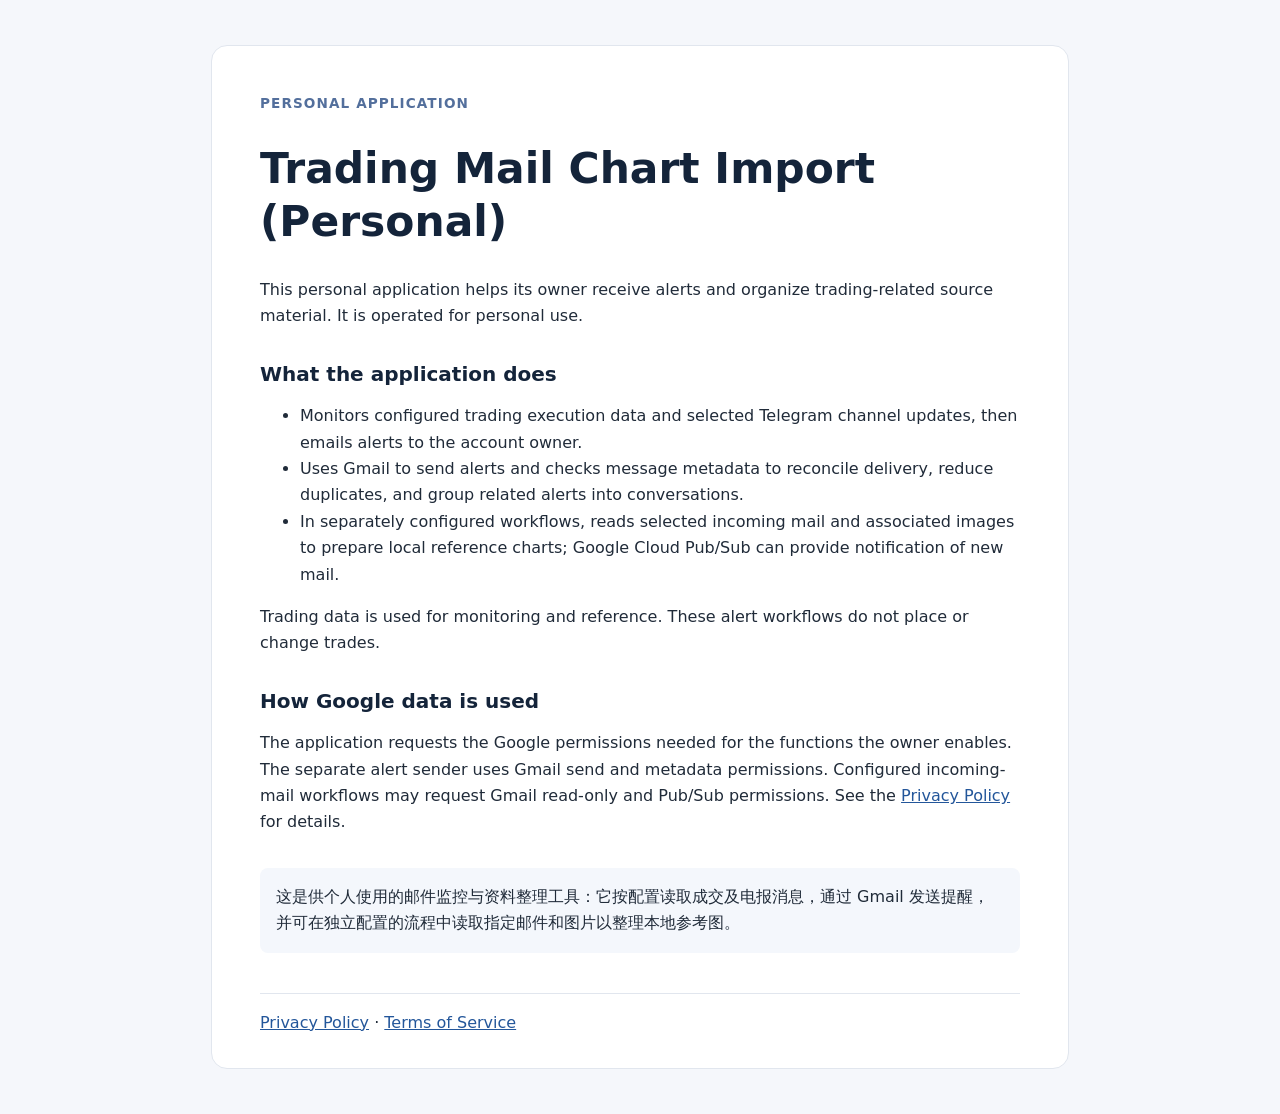
<file: index.html>
<!doctype html>
<html lang="en">
<head>
  <meta charset="utf-8">
  <meta name="viewport" content="width=device-width, initial-scale=1">
  <title>Trading Mail Chart Import (Personal)</title>
  <link rel="stylesheet" href="style.css">
</head>
<body>
  <main>
    <p class="label">Personal application</p>
    <h1>Trading Mail Chart Import (Personal)</h1>
    <p>This personal application helps its owner receive alerts and organize trading-related source material. It is operated for personal use.</p>
    <h2>What the application does</h2>
    <ul>
      <li>Monitors configured trading execution data and selected Telegram channel updates, then emails alerts to the account owner.</li>
      <li>Uses Gmail to send alerts and checks message metadata to reconcile delivery, reduce duplicates, and group related alerts into conversations.</li>
      <li>In separately configured workflows, reads selected incoming mail and associated images to prepare local reference charts; Google Cloud Pub/Sub can provide notification of new mail.</li>
    </ul>
    <p>Trading data is used for monitoring and reference. These alert workflows do not place or change trades.</p>
    <h2>How Google data is used</h2>
    <p>The application requests the Google permissions needed for the functions the owner enables. The separate alert sender uses Gmail send and metadata permissions. Configured incoming-mail workflows may request Gmail read-only and Pub/Sub permissions. See the <a href="privacy.html">Privacy Policy</a> for details.</p>
    <p class="zh" lang="zh-CN">这是供个人使用的邮件监控与资料整理工具：它按配置读取成交及电报消息，通过 Gmail 发送提醒，并可在独立配置的流程中读取指定邮件和图片以整理本地参考图。</p>
    <footer><a href="privacy.html">Privacy Policy</a> · <a href="terms.html">Terms of Service</a></footer>
  </main>
</body>
</html>
</file>
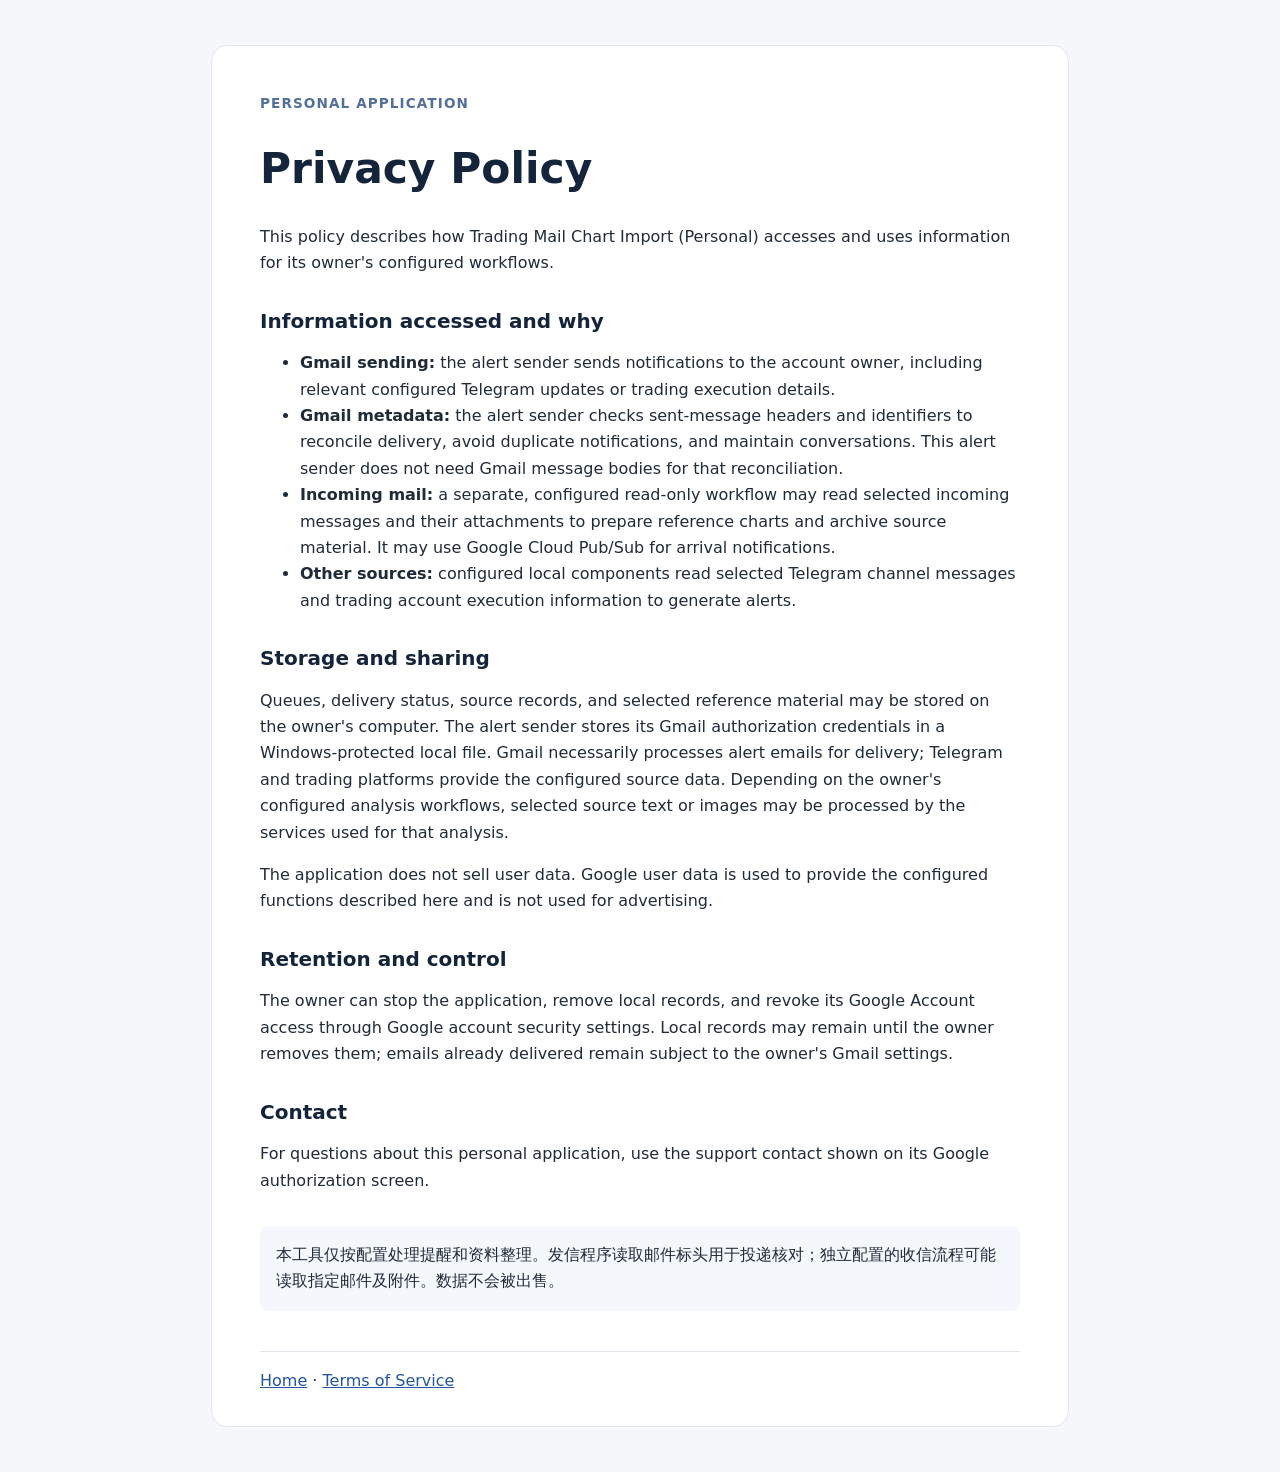
<file: privacy.html>
<!doctype html>
<html lang="en">
<head>
  <meta charset="utf-8">
  <meta name="viewport" content="width=device-width, initial-scale=1">
  <title>Privacy Policy · Trading Mail Chart Import (Personal)</title>
  <link rel="stylesheet" href="style.css">
</head>
<body>
  <main>
    <p class="label">Personal application</p>
    <h1>Privacy Policy</h1>
    <p>This policy describes how Trading Mail Chart Import (Personal) accesses and uses information for its owner's configured workflows.</p>
    <h2>Information accessed and why</h2>
    <ul>
      <li><strong>Gmail sending:</strong> the alert sender sends notifications to the account owner, including relevant configured Telegram updates or trading execution details.</li>
      <li><strong>Gmail metadata:</strong> the alert sender checks sent-message headers and identifiers to reconcile delivery, avoid duplicate notifications, and maintain conversations. This alert sender does not need Gmail message bodies for that reconciliation.</li>
      <li><strong>Incoming mail:</strong> a separate, configured read-only workflow may read selected incoming messages and their attachments to prepare reference charts and archive source material. It may use Google Cloud Pub/Sub for arrival notifications.</li>
      <li><strong>Other sources:</strong> configured local components read selected Telegram channel messages and trading account execution information to generate alerts.</li>
    </ul>
    <h2>Storage and sharing</h2>
    <p>Queues, delivery status, source records, and selected reference material may be stored on the owner's computer. The alert sender stores its Gmail authorization credentials in a Windows-protected local file. Gmail necessarily processes alert emails for delivery; Telegram and trading platforms provide the configured source data. Depending on the owner's configured analysis workflows, selected source text or images may be processed by the services used for that analysis.</p>
    <p>The application does not sell user data. Google user data is used to provide the configured functions described here and is not used for advertising.</p>
    <h2>Retention and control</h2>
    <p>The owner can stop the application, remove local records, and revoke its Google Account access through Google account security settings. Local records may remain until the owner removes them; emails already delivered remain subject to the owner's Gmail settings.</p>
    <h2>Contact</h2>
    <p>For questions about this personal application, use the support contact shown on its Google authorization screen.</p>
    <p class="zh" lang="zh-CN">本工具仅按配置处理提醒和资料整理。发信程序读取邮件标头用于投递核对；独立配置的收信流程可能读取指定邮件及附件。数据不会被出售。</p>
    <footer><a href="index.html">Home</a> · <a href="terms.html">Terms of Service</a></footer>
  </main>
</body>
</html>
</file>
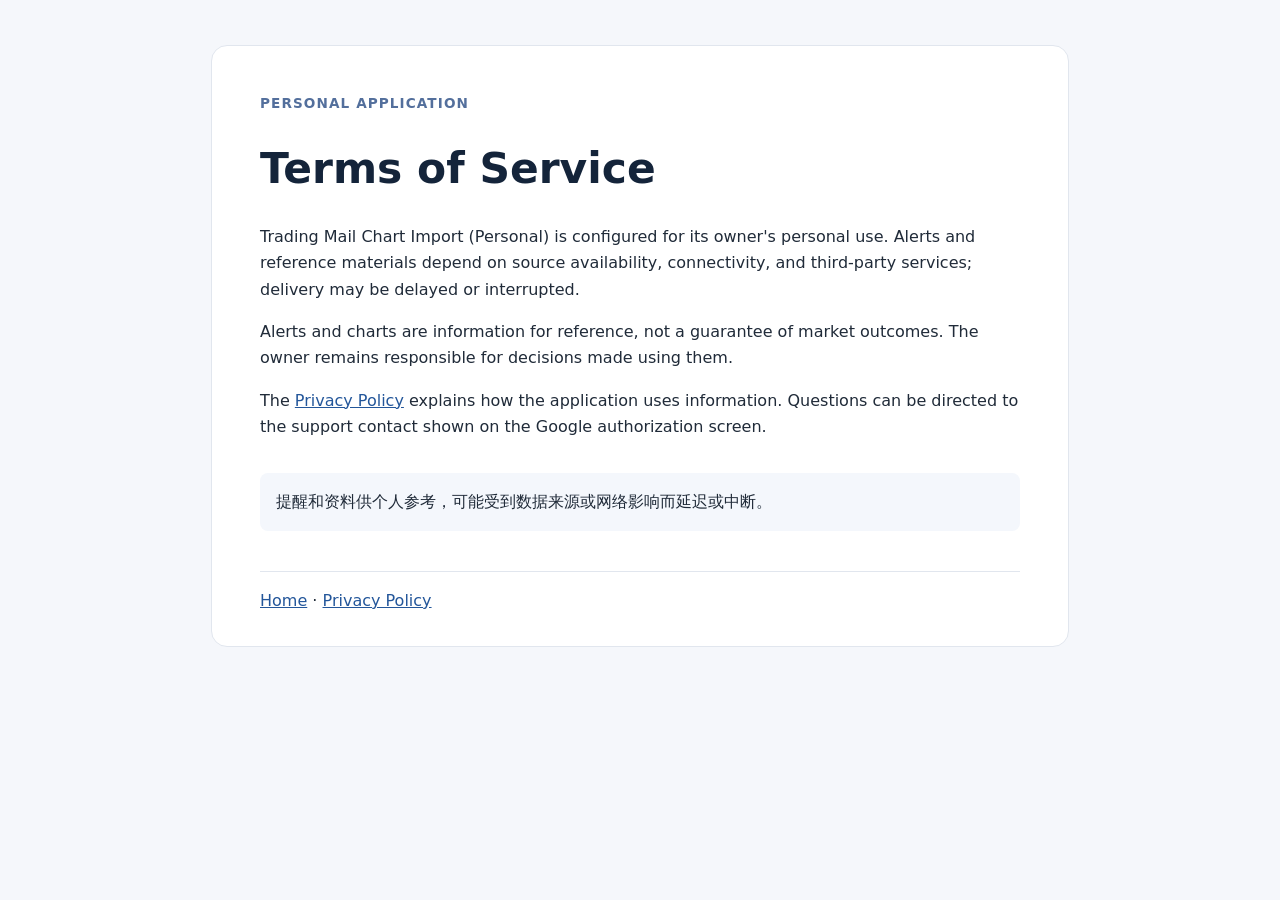
<file: terms.html>
<!doctype html>
<html lang="en">
<head>
  <meta charset="utf-8">
  <meta name="viewport" content="width=device-width, initial-scale=1">
  <title>Terms of Service · Trading Mail Chart Import (Personal)</title>
  <link rel="stylesheet" href="style.css">
</head>
<body>
  <main>
    <p class="label">Personal application</p>
    <h1>Terms of Service</h1>
    <p>Trading Mail Chart Import (Personal) is configured for its owner's personal use. Alerts and reference materials depend on source availability, connectivity, and third-party services; delivery may be delayed or interrupted.</p>
    <p>Alerts and charts are information for reference, not a guarantee of market outcomes. The owner remains responsible for decisions made using them.</p>
    <p>The <a href="privacy.html">Privacy Policy</a> explains how the application uses information. Questions can be directed to the support contact shown on the Google authorization screen.</p>
    <p class="zh" lang="zh-CN">提醒和资料供个人参考，可能受到数据来源或网络影响而延迟或中断。</p>
    <footer><a href="index.html">Home</a> · <a href="privacy.html">Privacy Policy</a></footer>
  </main>
</body>
</html>
</file>
<file: style.css>
:root { color-scheme: light; font-family: system-ui, -apple-system, "Segoe UI", sans-serif; color: #202b39; background: #f5f7fb; }
body { margin: 0; line-height: 1.65; }
main { max-width: 760px; margin: 5vh auto; padding: 2rem clamp(1.3rem, 5vw, 3rem); background: white; border: 1px solid #e1e6ee; border-radius: 16px; }
h1, h2 { color: #14243a; line-height: 1.25; }
h1 { font-size: clamp(1.8rem, 5vw, 2.65rem); }
h2 { margin-top: 2rem; font-size: 1.25rem; }
.label { color: #536f9c; font-size: .85rem; font-weight: 700; letter-spacing: .08em; text-transform: uppercase; }
.zh { margin-top: 2rem; padding: 1rem; background: #f4f7fc; border-radius: 8px; }
a { color: #23569a; }
footer { margin-top: 2.5rem; padding-top: 1rem; border-top: 1px solid #e1e6ee; }
</file>
